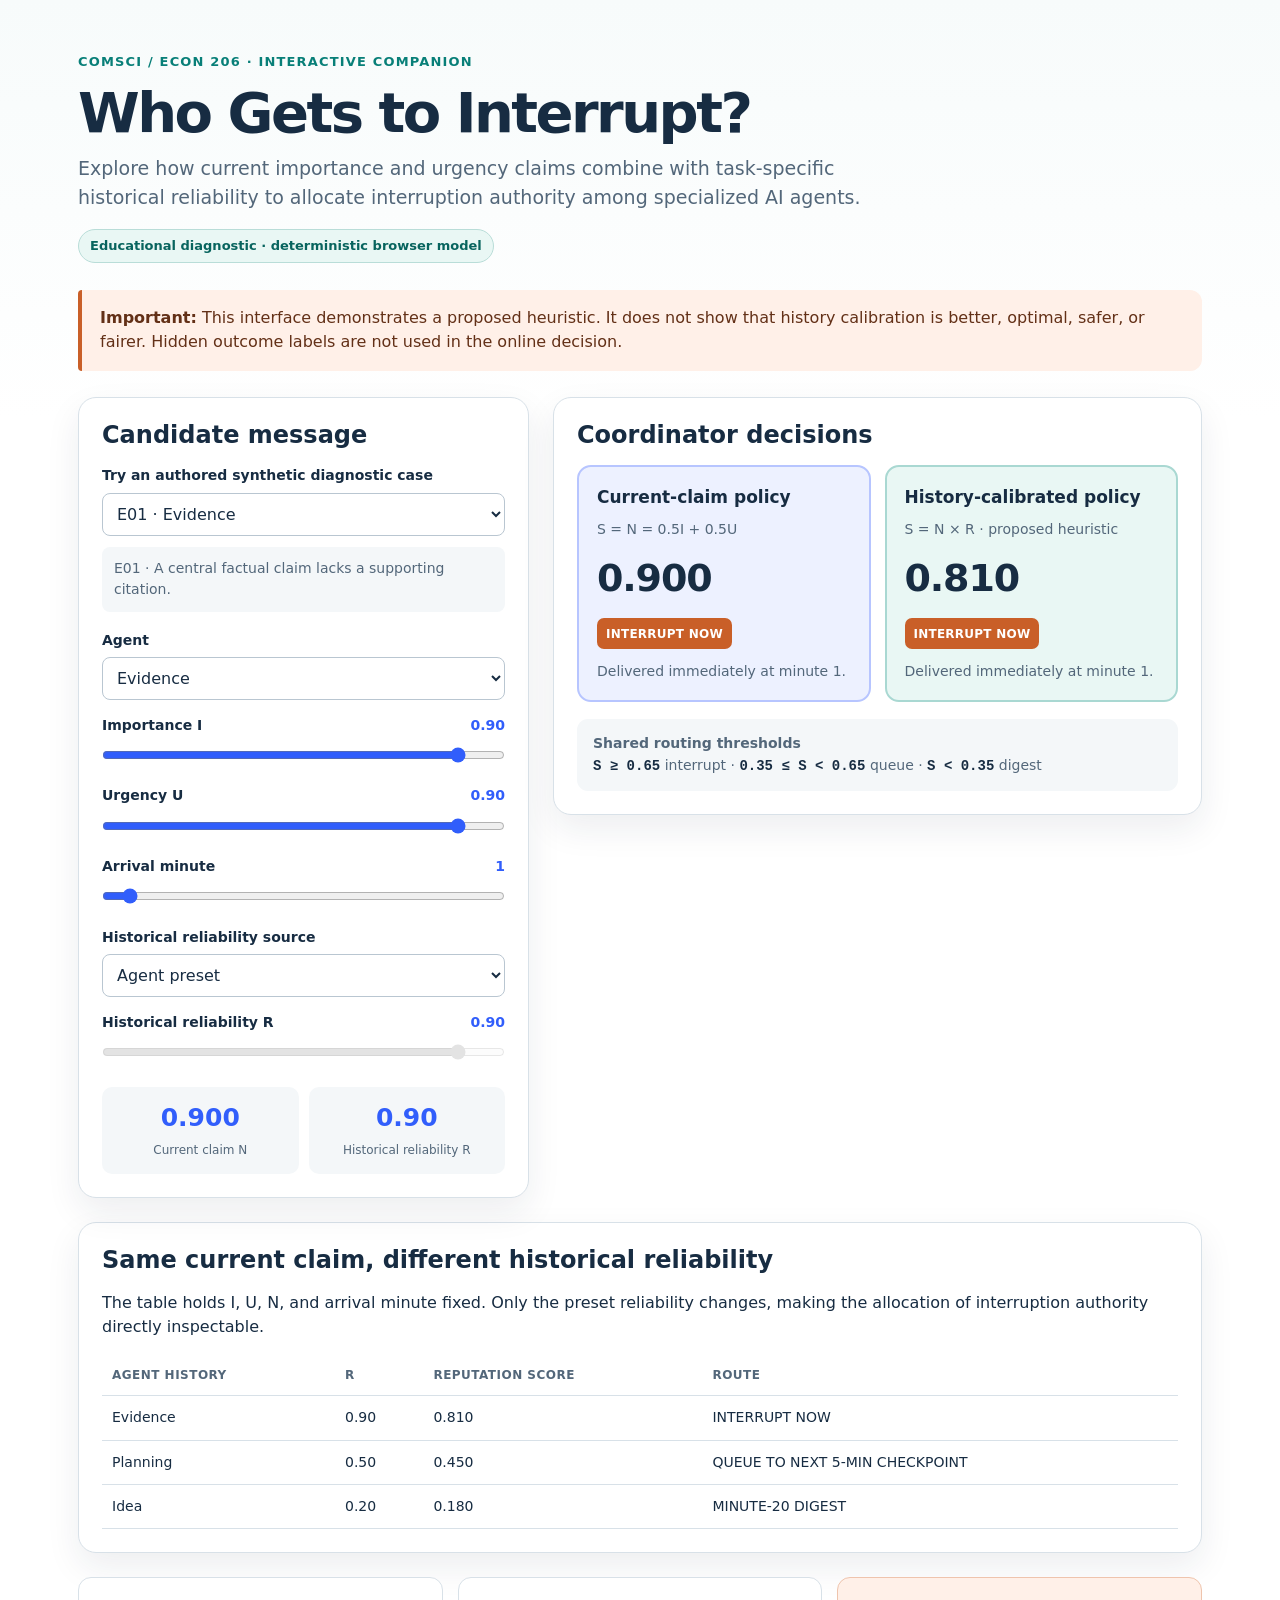
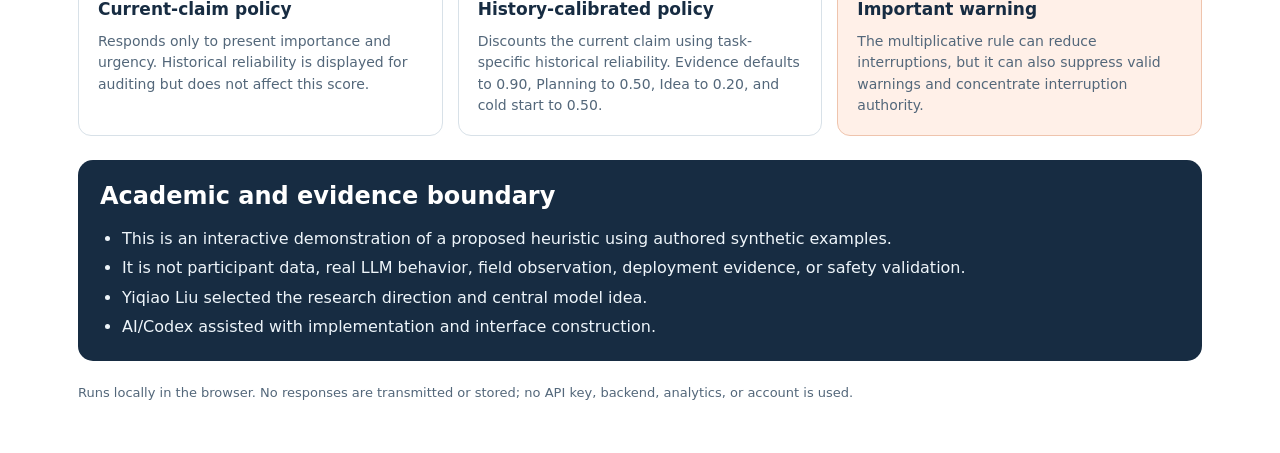
<file: companion/hf_space/index.html>
<!doctype html>
<html lang="en">
<head>
  <meta charset="UTF-8">
  <meta name="viewport" content="width=device-width, initial-scale=1">
  <meta name="description" content="Interactive synthetic demonstration of interruption authority in multi-agent AI.">
  <title>Who Gets to Interrupt? · COMSCI/ECON 206</title>
  <style>
    :root {
      --ink: #172c42;
      --muted: #53677a;
      --line: #d8e1e8;
      --paper: #ffffff;
      --wash: #f4f7f9;
      --teal: #087f78;
      --teal-soft: #e9f7f4;
      --blue: #315efb;
      --blue-soft: #edf1ff;
      --orange: #c95f28;
      --orange-soft: #fff0e8;
      --shadow: 0 14px 34px rgba(23, 44, 66, 0.08);
    }

    * { box-sizing: border-box; }

    body {
      margin: 0;
      background: linear-gradient(180deg, #f7fbfb 0, #fff 420px);
      color: var(--ink);
      font: 16px/1.52 system-ui, -apple-system, BlinkMacSystemFont, "Segoe UI", sans-serif;
    }

    main { max-width: 1180px; margin: 0 auto; padding: 34px 28px 50px; }
    h1, h2, h3, p { margin-top: 0; }
    h1 { max-width: 900px; margin-bottom: 13px; font-size: clamp(34px, 5vw, 56px); line-height: 1.03; letter-spacing: -0.045em; }
    h2 { margin-bottom: 16px; font-size: 24px; line-height: 1.2; }
    h3 { margin-bottom: 8px; font-size: 17px; }
    a { color: var(--blue); }

    header { padding: 18px 0 27px; }
    .eyebrow { margin-bottom: 12px; color: var(--teal); font-size: 13px; font-weight: 800; letter-spacing: 0.09em; text-transform: uppercase; }
    .lede { max-width: 800px; margin-bottom: 17px; color: var(--muted); font-size: 19px; }
    .tag { display: inline-flex; padding: 6px 11px; border: 1px solid #b9ddd8; border-radius: 999px; background: var(--teal-soft); color: #08645e; font-size: 13px; font-weight: 750; }

    .boundary {
      margin: 0 0 26px;
      padding: 16px 18px;
      border-left: 4px solid var(--orange);
      border-radius: 4px 12px 12px 4px;
      background: var(--orange-soft);
      color: #633017;
    }

    .workspace { display: grid; grid-template-columns: minmax(300px, 0.82fr) minmax(420px, 1.18fr); gap: 24px; align-items: start; }
    .panel { border: 1px solid var(--line); border-radius: 18px; background: var(--paper); box-shadow: var(--shadow); }
    .controls { padding: 23px; }
    .results { padding: 23px; }

    label { display: block; margin: 15px 0 6px; font-size: 14px; font-weight: 750; }
    label:first-of-type { margin-top: 0; }
    select, input[type="number"] { width: 100%; min-height: 43px; padding: 8px 10px; border: 1px solid #b9c6d1; border-radius: 8px; background: white; color: var(--ink); font: inherit; }
    input[type="range"] { width: 100%; margin: 5px 0 0; accent-color: var(--blue); cursor: pointer; }
    input[type="range"]:disabled { cursor: not-allowed; opacity: 0.52; }
    select:focus-visible, input:focus-visible { outline: 3px solid #f0ad4e; outline-offset: 2px; }
    output { float: right; color: var(--blue); font-variant-numeric: tabular-nums; }

    .case-note { min-height: 65px; margin: 11px 0 18px; padding: 11px 12px; border-radius: 8px; background: var(--wash); color: var(--muted); font-size: 14px; }
    .score-strip { display: grid; grid-template-columns: 1fr 1fr; gap: 10px; margin-top: 20px; }
    .score-strip div { padding: 12px; border-radius: 10px; background: var(--wash); text-align: center; }
    .score-strip strong { display: block; color: var(--blue); font-size: 25px; font-variant-numeric: tabular-nums; }
    .score-strip span { color: var(--muted); font-size: 12px; }

    .policy-grid { display: grid; grid-template-columns: 1fr 1fr; gap: 14px; }
    .policy-card { min-height: 206px; padding: 18px; border: 2px solid var(--line); border-radius: 14px; background: var(--wash); }
    .policy-card.current { border-color: #b7c5ff; background: var(--blue-soft); }
    .policy-card.calibrated { border-color: #a9d8d2; background: var(--teal-soft); }
    .formula { color: var(--muted); font-size: 14px; }
    .big-score { margin: 10px 0; font-size: 38px; font-weight: 800; letter-spacing: -0.03em; font-variant-numeric: tabular-nums; }
    .route { display: inline-flex; min-height: 31px; align-items: center; padding: 5px 9px; border-radius: 7px; background: white; color: var(--ink); font-size: 12px; font-weight: 850; letter-spacing: 0.02em; }
    [data-route="interrupt"] .route { background: var(--orange); color: white; }
    [data-route="queue"] .route { background: var(--teal); color: white; }
    [data-route="digest"] .route { background: var(--blue); color: white; }
    .delivery { margin: 12px 0 0; color: var(--muted); font-size: 14px; }

    .thresholds { margin-top: 17px; padding: 14px 16px; border-radius: 11px; background: var(--wash); color: var(--muted); font-size: 14px; }
    .thresholds code { color: var(--ink); font-weight: 750; }

    .section-panel { margin-top: 24px; padding: 23px; }
    .table-wrap { overflow-x: auto; }
    table { width: 100%; border-collapse: collapse; font-size: 14px; }
    th, td { padding: 11px 10px; border-bottom: 1px solid var(--line); text-align: left; vertical-align: top; }
    th { color: var(--muted); font-size: 12px; letter-spacing: 0.04em; text-transform: uppercase; }
    td:nth-child(2), td:nth-child(3) { font-variant-numeric: tabular-nums; }

    .explanation-grid { display: grid; grid-template-columns: repeat(3, 1fr); gap: 15px; margin-top: 24px; }
    .explanation-grid article { padding: 19px; border: 1px solid var(--line); border-radius: 13px; background: white; }
    .explanation-grid p { margin-bottom: 0; color: var(--muted); font-size: 14px; }
    .warning-card { border-color: #efc4ad !important; background: var(--orange-soft) !important; }

    .disclosure { margin-top: 24px; padding: 22px; border-radius: 15px; background: #172c42; color: #eef5fa; }
    .disclosure h2 { color: white; }
    .disclosure ul { margin: 0; padding-left: 22px; }
    .disclosure li + li { margin-top: 5px; }
    footer { margin-top: 22px; color: var(--muted); font-size: 13px; }

    @media (max-width: 850px) {
      main { padding: 24px 17px 40px; }
      .workspace, .policy-grid, .explanation-grid { grid-template-columns: 1fr; }
      .policy-card { min-height: 0; }
    }
  </style>
</head>
<body>
  <main>
    <header>
      <div class="eyebrow">COMSCI / ECON 206 · Interactive companion</div>
      <h1>Who Gets to Interrupt?</h1>
      <p class="lede">Explore how current importance and urgency claims combine with task-specific historical reliability to allocate interruption authority among specialized AI agents.</p>
      <span class="tag">Educational diagnostic · deterministic browser model</span>
    </header>

    <p class="boundary"><strong>Important:</strong> This interface demonstrates a proposed heuristic. It does not show that history calibration is better, optimal, safer, or fairer. Hidden outcome labels are not used in the online decision.</p>

    <div class="workspace">
      <section class="panel controls" aria-labelledby="controls-title">
        <h2 id="controls-title">Candidate message</h2>

        <label for="synthetic-case">Try an authored synthetic diagnostic case</label>
        <select id="synthetic-case">
          <option value="custom">Custom inputs</option>
        </select>
        <p id="case-summary" class="case-note" aria-live="polite"></p>

        <label for="agent">Agent</label>
        <select id="agent">
          <option value="Evidence">Evidence</option>
          <option value="Planning">Planning</option>
          <option value="Idea">Idea</option>
        </select>

        <label for="importance">Importance I <output id="importance-value">0.90</output></label>
        <input id="importance" type="range" min="0" max="1" step="0.01" value="0.90">

        <label for="urgency">Urgency U <output id="urgency-value">0.90</output></label>
        <input id="urgency" type="range" min="0" max="1" step="0.01" value="0.90">

        <label for="arrival">Arrival minute <output id="arrival-value">1</output></label>
        <input id="arrival" type="range" min="0" max="19" step="1" value="1">

        <label for="reliability-mode">Historical reliability source</label>
        <select id="reliability-mode">
          <option value="preset">Agent preset</option>
          <option value="cold">Cold start (0.50)</option>
          <option value="manual">Manual value</option>
        </select>

        <label for="reliability">Historical reliability R <output id="reliability-value">0.90</output></label>
        <input id="reliability" type="range" min="0" max="1" step="0.01" value="0.90" disabled>

        <div class="score-strip" aria-label="Current claim and reliability inputs">
          <div><strong id="n-value">0.900</strong><span>Current claim N</span></div>
          <div><strong id="r-value">0.90</strong><span>Historical reliability R</span></div>
        </div>
      </section>

      <section class="panel results" aria-labelledby="results-title">
        <h2 id="results-title">Coordinator decisions</h2>
        <div class="policy-grid" aria-live="polite">
          <article id="current-result" class="policy-card current">
            <h3>Current-claim policy</h3>
            <div class="formula">S = N = 0.5I + 0.5U</div>
            <div id="current-score" class="big-score">0.900</div>
            <div class="route" data-route-label>INTERRUPT NOW</div>
            <p id="current-delivery" class="delivery"></p>
          </article>

          <article id="calibrated-result" class="policy-card calibrated">
            <h3>History-calibrated policy</h3>
            <div class="formula">S = N × R · proposed heuristic</div>
            <div id="calibrated-score" class="big-score">0.810</div>
            <div class="route" data-route-label>INTERRUPT NOW</div>
            <p id="calibrated-delivery" class="delivery"></p>
          </article>
        </div>

        <div class="thresholds">
          <strong>Shared routing thresholds</strong><br>
          <code>S ≥ 0.65</code> interrupt · <code>0.35 ≤ S &lt; 0.65</code> queue · <code>S &lt; 0.35</code> digest
        </div>
      </section>
    </div>

    <section class="panel section-panel" aria-labelledby="comparison-title">
      <h2 id="comparison-title">Same current claim, different historical reliability</h2>
      <p>The table holds I, U, N, and arrival minute fixed. Only the preset reliability changes, making the allocation of interruption authority directly inspectable.</p>
      <div class="table-wrap">
        <table>
          <thead><tr><th>Agent history</th><th>R</th><th>Reputation score</th><th>Route</th></tr></thead>
          <tbody id="comparison-body"></tbody>
        </table>
      </div>
    </section>

    <section class="explanation-grid" aria-label="Policy explanations">
      <article>
        <h3>Current-claim policy</h3>
        <p>Responds only to present importance and urgency. Historical reliability is displayed for auditing but does not affect this score.</p>
      </article>
      <article>
        <h3>History-calibrated policy</h3>
        <p>Discounts the current claim using task-specific historical reliability. Evidence defaults to 0.90, Planning to 0.50, Idea to 0.20, and cold start to 0.50.</p>
      </article>
      <article class="warning-card">
        <h3>Important warning</h3>
        <p>The multiplicative rule can reduce interruptions, but it can also suppress valid warnings and concentrate interruption authority.</p>
      </article>
    </section>

    <section class="disclosure" aria-labelledby="disclosure-title">
      <h2 id="disclosure-title">Academic and evidence boundary</h2>
      <ul>
        <li>This is an interactive demonstration of a proposed heuristic using authored synthetic examples.</li>
        <li>It is not participant data, real LLM behavior, field observation, deployment evidence, or safety validation.</li>
        <li>Yiqiao Liu selected the research direction and central model idea.</li>
        <li>AI/Codex assisted with implementation and interface construction.</li>
      </ul>
    </section>

    <footer>Runs locally in the browser. No responses are transmitted or stored; no API key, backend, analytics, or account is used.</footer>
  </main>
  <script src="model.js"></script>
</body>
</html>
</file>
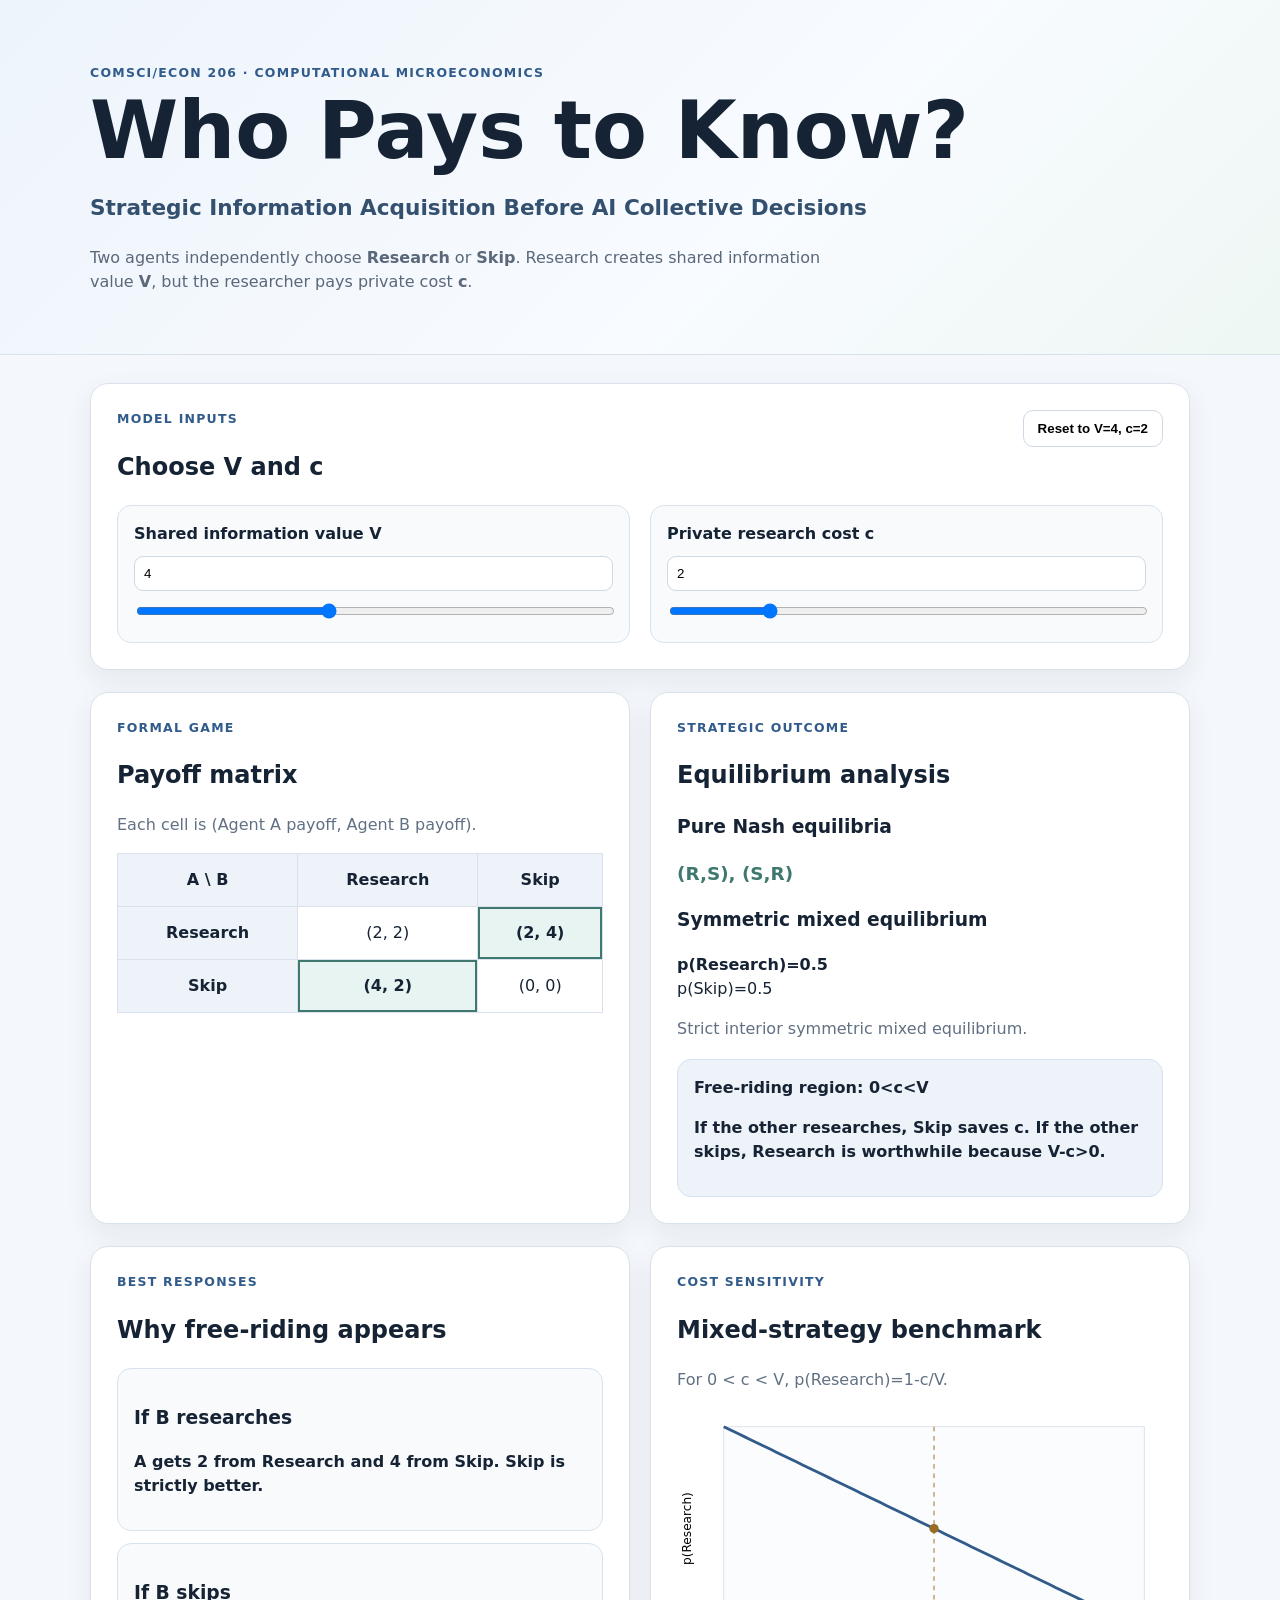
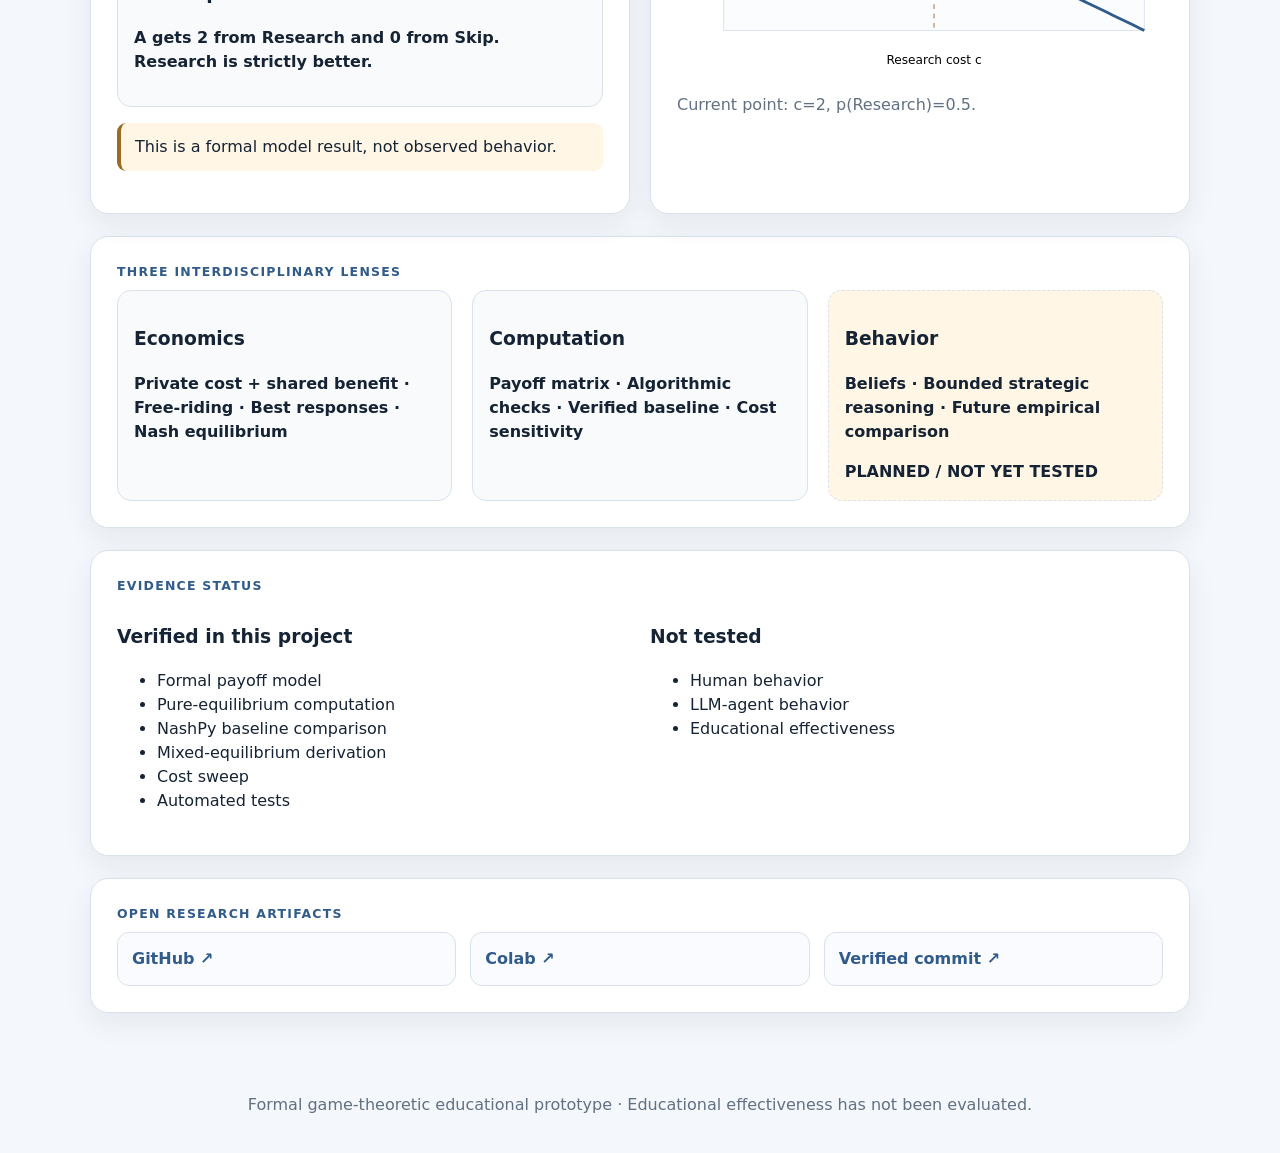
<file: deployment/huggingface-static/index.html>
<!doctype html>
<html lang="en">
<head>
<meta charset="utf-8">
<meta name="viewport" content="width=device-width, initial-scale=1">
<title>Who Pays to Know?</title>
<link rel="stylesheet" href="style.css">
</head>
<body>
<header>
  <div class="wrap">
    <p class="eyebrow">COMSCI/ECON 206 · Computational Microeconomics</p>
    <h1>Who Pays to Know?</h1>
    <p class="subtitle">Strategic Information Acquisition Before AI Collective Decisions</p>
    <p class="lede">Two agents independently choose <b>Research</b> or <b>Skip</b>. Research creates shared information value <b>V</b>, but the researcher pays private cost <b>c</b>.</p>
  </div>
</header>

<main class="wrap">
<section class="panel">
  <div class="heading-row">
    <div><p class="kicker">Model inputs</p><h2>Choose V and c</h2></div>
    <button id="reset">Reset to V=4, c=2</button>
  </div>
  <div class="controls">
    <label>Shared information value V
      <input id="vNum" type="number" min="0" max="10" step="0.5" value="4">
      <input id="vRange" type="range" min="0" max="10" step="0.5" value="4">
    </label>
    <label>Private research cost c
      <input id="cNum" type="number" min="0" max="10" step="0.5" value="2">
      <input id="cRange" type="range" min="0" max="10" step="0.5" value="2">
    </label>
  </div>
</section>

<section class="grid2">
  <article class="panel">
    <p class="kicker">Formal game</p><h2>Payoff matrix</h2>
    <p class="muted">Each cell is (Agent A payoff, Agent B payoff).</p>
    <table>
      <thead><tr><th>A \ B</th><th>Research</th><th>Skip</th></tr></thead>
      <tbody>
        <tr><th>Research</th><td id="RR"></td><td id="RS"></td></tr>
        <tr><th>Skip</th><td id="SR"></td><td id="SS"></td></tr>
      </tbody>
    </table>
  </article>

  <article class="panel">
    <p class="kicker">Strategic outcome</p><h2>Equilibrium analysis</h2>
    <h3>Pure Nash equilibria</h3>
    <p id="pure" class="result"></p>
    <h3>Symmetric mixed equilibrium</h3>
    <div id="mixed"></div>
    <div class="status"><b id="regionTitle"></b><p id="regionText"></p></div>
  </article>
</section>

<section class="grid2">
  <article class="panel">
    <p class="kicker">Best responses</p><h2>Why free-riding appears</h2>
    <div class="reason-box"><h3>If B researches</h3><p id="br1"></p></div>
    <div class="reason-box"><h3>If B skips</h3><p id="br2"></p></div>
    <p class="note">This is a formal model result, not observed behavior.</p>
  </article>

  <article class="panel">
    <p class="kicker">Cost sensitivity</p><h2>Mixed-strategy benchmark</h2>
    <p class="muted">For 0 &lt; c &lt; V, p(Research)=1-c/V.</p>
    <div id="chart"></div>
    <p id="chartText" class="muted"></p>
  </article>
</section>

<section class="panel">
  <p class="kicker">Three interdisciplinary lenses</p>
  <div class="lenses">
    <div><h3>Economics</h3><p>Private cost + shared benefit · Free-riding · Best responses · Nash equilibrium</p></div>
    <div><h3>Computation</h3><p>Payoff matrix · Algorithmic checks · Verified baseline · Cost sensitivity</p></div>
    <div class="planned"><h3>Behavior</h3><p>Beliefs · Bounded strategic reasoning · Future empirical comparison</p><b>PLANNED / NOT YET TESTED</b></div>
  </div>
</section>

<section class="panel">
  <p class="kicker">Evidence status</p>
  <div class="grid2">
    <div><h3>Verified in this project</h3><ul><li>Formal payoff model</li><li>Pure-equilibrium computation</li><li>NashPy baseline comparison</li><li>Mixed-equilibrium derivation</li><li>Cost sweep</li><li>Automated tests</li></ul></div>
    <div><h3>Not tested</h3><ul><li>Human behavior</li><li>LLM-agent behavior</li><li>Educational effectiveness</li></ul></div>
  </div>
</section>

<section class="panel">
  <p class="kicker">Open research artifacts</p>
  <div class="links">
    <a href="https://github.com/micL1222/PS1-Yiqiao/tree/v2-information-acquisition" target="_blank">GitHub ↗</a>
    <a href="https://colab.research.google.com/github/micL1222/PS1-Yiqiao/blob/v2-information-acquisition/notebooks/information_acquisition_baseline.ipynb" target="_blank">Colab ↗</a>
    <a href="https://github.com/micL1222/PS1-Yiqiao/commit/b986771d1e79979825cd375c8ed663994bdc67ec" target="_blank">Verified commit ↗</a>
  </div>
</section>
</main>

<footer>Formal game-theoretic educational prototype · Educational effectiveness has not been evaluated.</footer>
<script src="model.js"></script>
<script src="app.js"></script>
</body>
</html>
</file>
<file: deployment/huggingface-static/style.css>
*{box-sizing:border-box}body{margin:0;font-family:Inter,system-ui,-apple-system,Segoe UI,sans-serif;background:#f4f7fb;color:#152334;line-height:1.5}header{background:linear-gradient(135deg,#edf4fb,#f8fbff 60%,#eef7f4);border-bottom:1px solid #d9e2ec;padding:64px 20px 44px}.wrap{width:min(1100px,calc(100% - 32px));margin:auto}.eyebrow,.kicker{font-size:.78rem;font-weight:800;letter-spacing:.1em;text-transform:uppercase;color:#315b8a;margin:0 0 8px}h1{font-size:clamp(2.6rem,7vw,5rem);line-height:1;margin:0}.subtitle{font-size:1.35rem;font-weight:700;color:#34506f}.lede{max-width:760px;color:#5a6879}main{padding:28px 0 48px}.panel{background:#fff;border:1px solid #d9e2ec;border-radius:18px;padding:26px;margin-bottom:22px;box-shadow:0 10px 28px rgba(30,45,65,.07)}.grid2,.controls,.lenses{display:grid;grid-template-columns:repeat(2,minmax(0,1fr));gap:20px}.lenses{grid-template-columns:repeat(3,minmax(0,1fr))}.heading-row{display:flex;justify-content:space-between;gap:16px;align-items:start}.controls label,.reason-box,.lenses>div,.status{background:#f8fafc;border:1px solid #d9e2ec;border-radius:14px;padding:16px;font-weight:700}.controls input[type=number]{display:block;margin:10px 0;width:100%;padding:9px;border:1px solid #cfd8e3;border-radius:9px}.controls input[type=range]{width:100%}button{border:1px solid #cfd8e3;background:white;border-radius:10px;padding:10px 14px;font-weight:700;cursor:pointer}table{width:100%;border-collapse:collapse;margin-top:12px}th,td{border:1px solid #d9e2ec;padding:14px;text-align:center}th{background:#edf3f9}.eq{background:#e8f4f1;box-shadow:inset 0 0 0 2px #3f786e;font-weight:800}.result{font-size:1.15rem;font-weight:800;color:#3f786e}.status{margin-top:18px;background:#edf3f9}.reason-box+.reason-box{margin-top:12px}.note{background:#fff6e6;border-left:4px solid #9a6b22;padding:12px 14px;border-radius:9px}.muted{color:#617083}.planned{background:#fff6e6!important;border-style:dashed!important}.links{display:grid;grid-template-columns:repeat(3,1fr);gap:14px}.links a{display:block;border:1px solid #d9e2ec;border-radius:12px;padding:14px;text-decoration:none;color:#315b8a;font-weight:800;background:#f9fbfe}#chart svg{width:100%;height:auto}footer{text-align:center;color:#617083;padding:10px 20px 36px}@media(max-width:800px){.grid2,.controls,.lenses,.links{grid-template-columns:1fr}.heading-row{flex-direction:column}}
</file>
